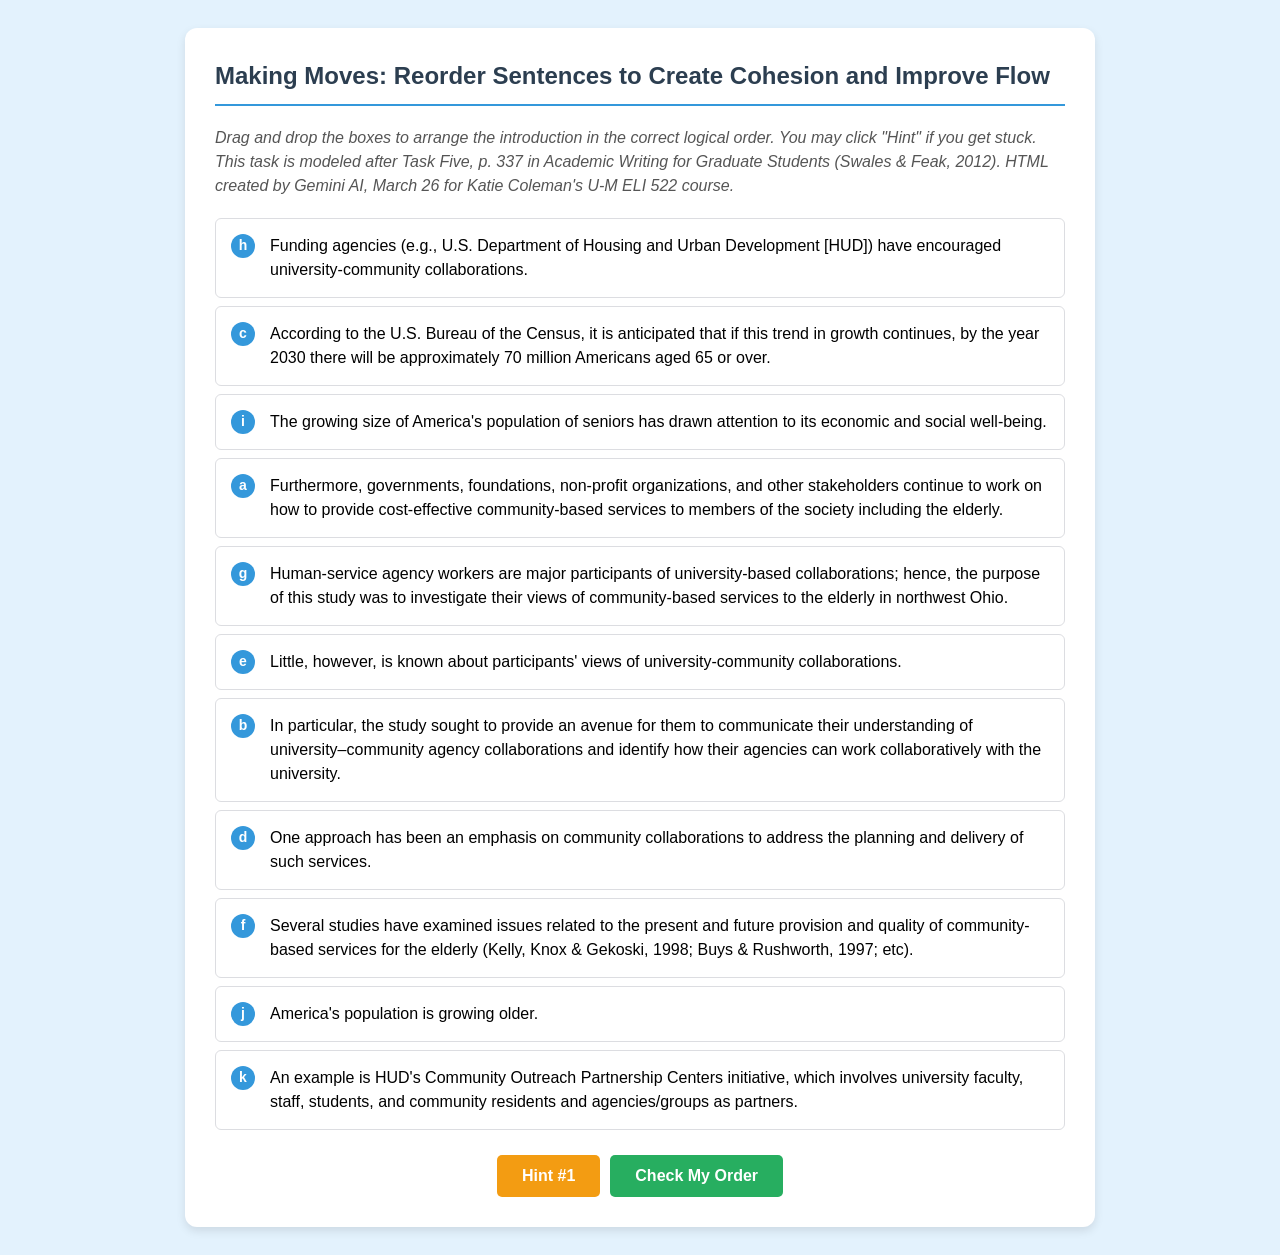
<file: p.337Task5.html>
<!DOCTYPE html>
<html lang="en">
<head>
    <meta charset="UTF-8">
    <title>Making Moves: Reorder Sentences to Create Cohesion and Improve Flow</title>
    <style>
        body { font-family: 'Segoe UI', Arial, sans-serif; background-color: #e3f2fd; padding: 20px; line-height: 1.5; }
        .container { max-width: 850px; margin: auto; background: white; padding: 30px; border-radius: 12px; box-shadow: 0 4px 10px rgba(0,0,0,0.1); }
        h2 { color: #2c3e50; border-bottom: 2px solid #3498db; padding-bottom: 10px; margin-top: 0; }
        .subtitle { color: #555; margin-bottom: 20px; font-style: italic; }
        
        #sortable-list { list-style: none; padding: 0; }
        .item { 
            background: #fff; border: 1px solid #dcdde1; padding: 15px; margin: 8px 0; 
            cursor: grab; border-radius: 6px; display: flex; align-items: flex-start;
            transition: transform 0.2s, background 0.2s;
        }
        .item:active { cursor: grabbing; transform: scale(1.02); background: #fdfdfd; }
        .label-circle { 
            background: #3498db; color: white; width: 24px; height: 24px; 
            display: flex; align-items: center; justify-content: center; 
            border-radius: 50%; margin-right: 15px; flex-shrink: 0; font-weight: bold; font-size: 14px;
        }
        
        .btn-container { text-align: center; margin-top: 25px; gap: 10px; display: flex; justify-content: center; }
        button { 
            background: #27ae60; color: white; border: none; padding: 12px 25px; 
            border-radius: 5px; cursor: pointer; font-size: 16px; font-weight: bold;
        }
        #hint-btn { background: #f39c12; }
        button:hover { filter: brightness(90%); }
        
        #message { margin-top: 20px; font-weight: bold; padding: 15px; border-radius: 6px; display: none; text-align: center; }
        .correct { background: #d4edda; color: #155724; border: 1px solid #c3e6cb; }
        .wrong { background: #f8d7da; color: #721c24; border: 1px solid #f5c6cb; }
    </style>
</head>
<body>

<div class="container">
    <h2>Making Moves: Reorder Sentences to Create Cohesion and Improve Flow</h2>
    <p class="subtitle">Drag and drop the boxes to arrange the introduction in the correct logical order. You may click "Hint" if you get stuck. This task is modeled after Task Five, p. 337 in Academic Writing for Graduate Students (Swales & Feak, 2012). HTML created by Gemini AI, March 26 for Katie Coleman's U-M ELI 522 course.</p>
    
    <div id="sortable-list"></div>

    <div class="btn-container">
        <button id="hint-btn" onclick="showHint()">Hint #1</button>
        <button onclick="checkResult()">Check My Order</button>
    </div>
    <div id="message"></div>
</div>

<script>
    const sentences = [
        { id: 'a', t: "Furthermore, governments, foundations, non-profit organizations, and other stakeholders continue to work on how to provide cost-effective community-based services to members of the society including the elderly." },
        { id: 'b', t: "In particular, the study sought to provide an avenue for them to communicate their understanding of university–community agency collaborations and identify how their agencies can work collaboratively with the university." },
        { id: 'c', t: "According to the U.S. Bureau of the Census, it is anticipated that if this trend in growth continues, by the year 2030 there will be approximately 70 million Americans aged 65 or over." },
        { id: 'd', t: "One approach has been an emphasis on community collaborations to address the planning and delivery of such services." },
        { id: 'e', t: "Little, however, is known about participants' views of university-community collaborations." },
        { id: 'f', t: "Several studies have examined issues related to the present and future provision and quality of community-based services for the elderly (Kelly, Knox & Gekoski, 1998; Buys & Rushworth, 1997; etc)." },
        { id: 'g', t: "Human-service agency workers are major participants of university-based collaborations; hence, the purpose of this study was to investigate their views of community-based services to the elderly in northwest Ohio." },
        { id: 'h', t: "Funding agencies (e.g., U.S. Department of Housing and Urban Development [HUD]) have encouraged university-community collaborations." },
        { id: 'i', t: "The growing size of America's population of seniors has drawn attention to its economic and social well-being." },
        { id: 'j', t: "America's population is growing older." },
        { id: 'k', t: "An example is HUD's Community Outreach Partnership Centers initiative, which involves university faculty, staff, students, and community residents and agencies/groups as partners." }
    ];

    const correctOrder = ['j', 'i', 'c', 'f', 'a', 'd', 'h', 'k', 'e', 'g', 'b'];
    let attempts = 0;

    const listContainer = document.getElementById('sortable-list');

    function init() {
        const shuffled = [...sentences].sort(() => Math.random() - 0.5);
        shuffled.forEach(s => {
            const el = document.createElement('div');
            el.className = 'item';
            el.draggable = true;
            el.dataset.id = s.id;
            el.innerHTML = `<div class="label-circle">${s.id}</div><div>${s.t}</div>`;
            el.addEventListener('dragstart', () => el.classList.add('dragging'));
            el.addEventListener('dragend', () => el.classList.remove('dragging'));
            listContainer.appendChild(el);
        });
    }

    function showHint() {
        alert("Hint: The introduction starts with 'j' and ends with 'b'. Look for transition words like 'Furthermore' (a) or 'However' (e) to connect the middle!");
    }

    listContainer.addEventListener('dragover', e => {
        e.preventDefault();
        const after = [...listContainer.querySelectorAll('.item:not(.dragging)')].reduce((closest, child) => {
            const box = child.getBoundingClientRect();
            const offset = e.clientY - box.top - box.height / 2;
            return (offset < 0 && offset > closest.offset) ? { offset, element: child } : closest;
        }, { offset: Number.NEGATIVE_INFINITY }).element;
        const dragging = document.querySelector('.dragging');
        after ? listContainer.insertBefore(dragging, after) : listContainer.appendChild(dragging);
    });

    function checkResult() {
        const current = Array.from(listContainer.querySelectorAll('.item')).map(el => el.dataset.id);
        const msg = document.getElementById('message');
        msg.style.display = 'block';
        
        if (JSON.stringify(current) === JSON.stringify(correctOrder)) {
            msg.className = 'correct';
            msg.innerHTML = "🎉 Excellent! You correctly reconstructed the Introduction.";
        } else {
            attempts++;
            msg.className = 'wrong';
            let hint = `Not quite. `;
            if (attempts === 1) hint += `The first sentence is 'j'.`;
            else if (attempts === 2) hint += `The first two sentences are 'j' and 'i'.`;
            else if (attempts === 3) hint += `The first three sentences are 'j', 'i', and 'c'.`;
            else hint += `Keep going! You've identified the first ${attempts} sentences correctly (based on the order j, i, c, f...).`;
            
            msg.innerHTML = hint;
        }
    }

    init();
</script>
</body>
</html>
</file>
